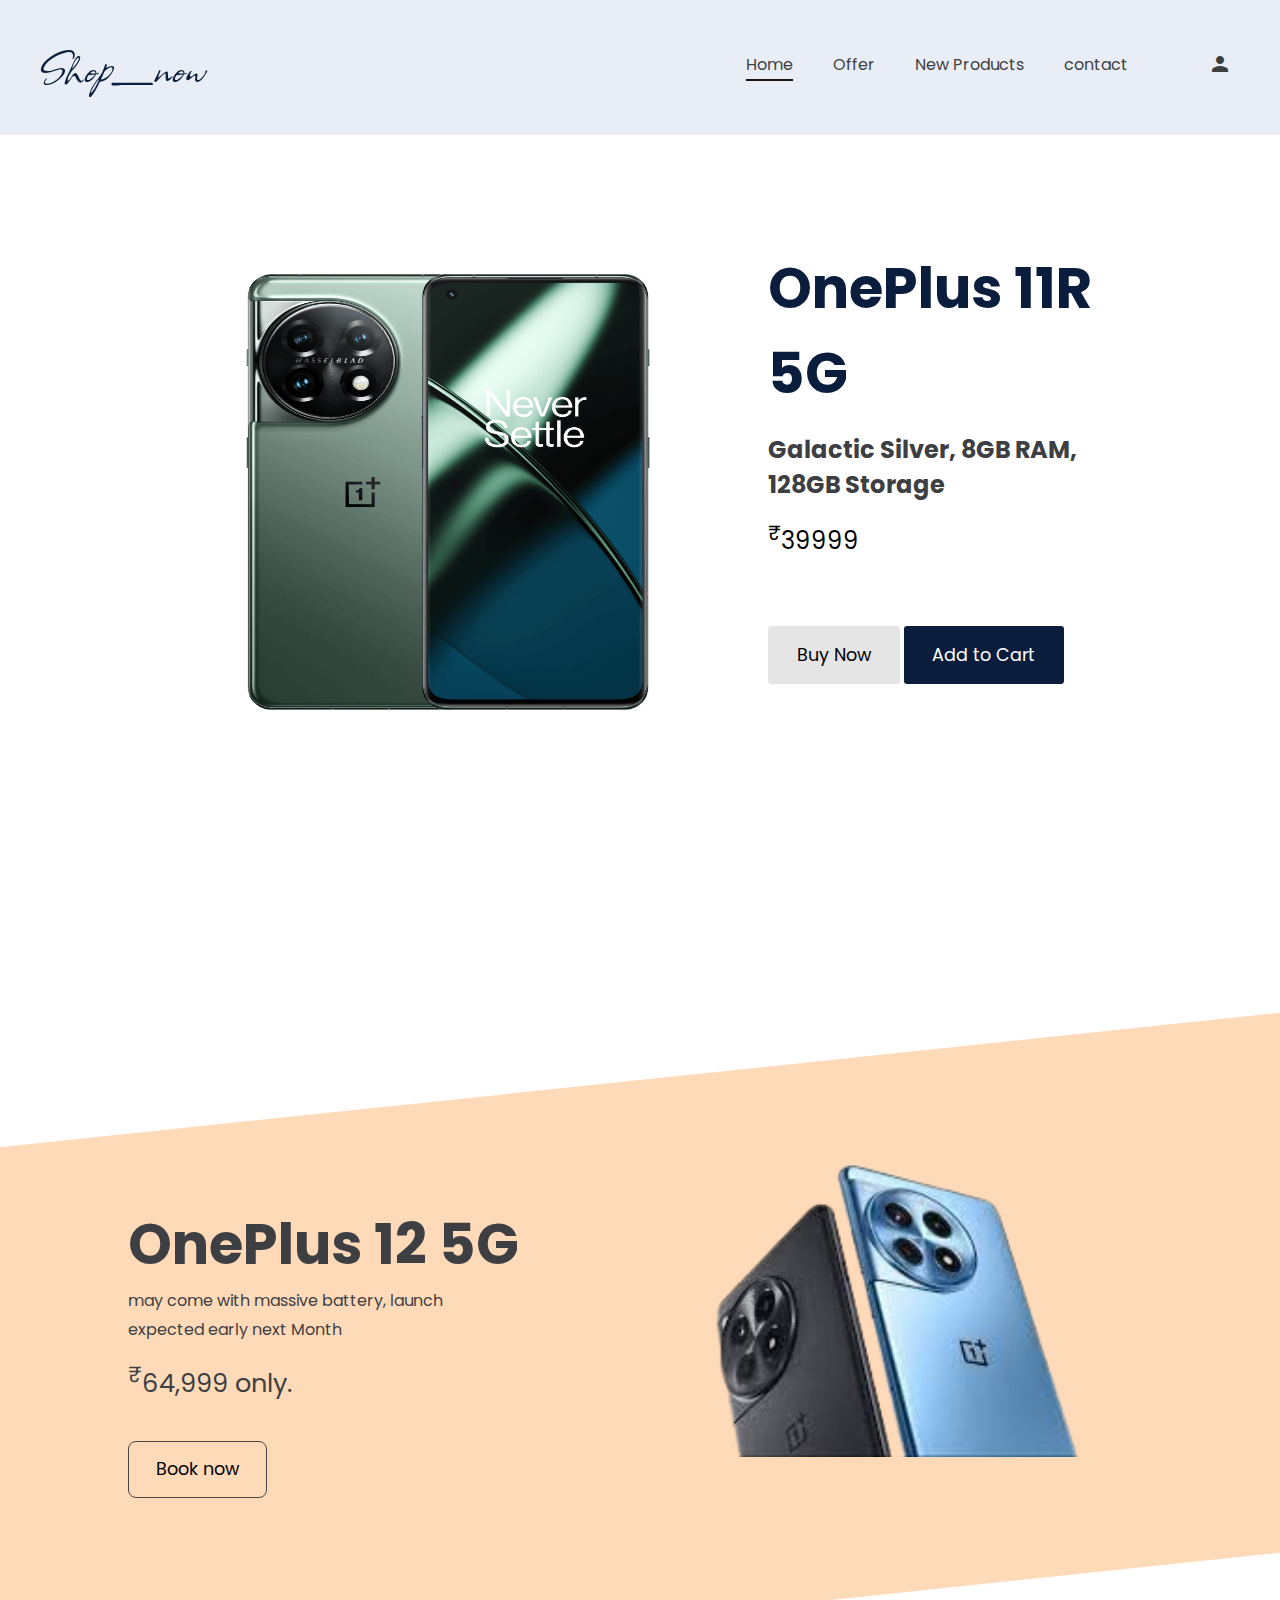
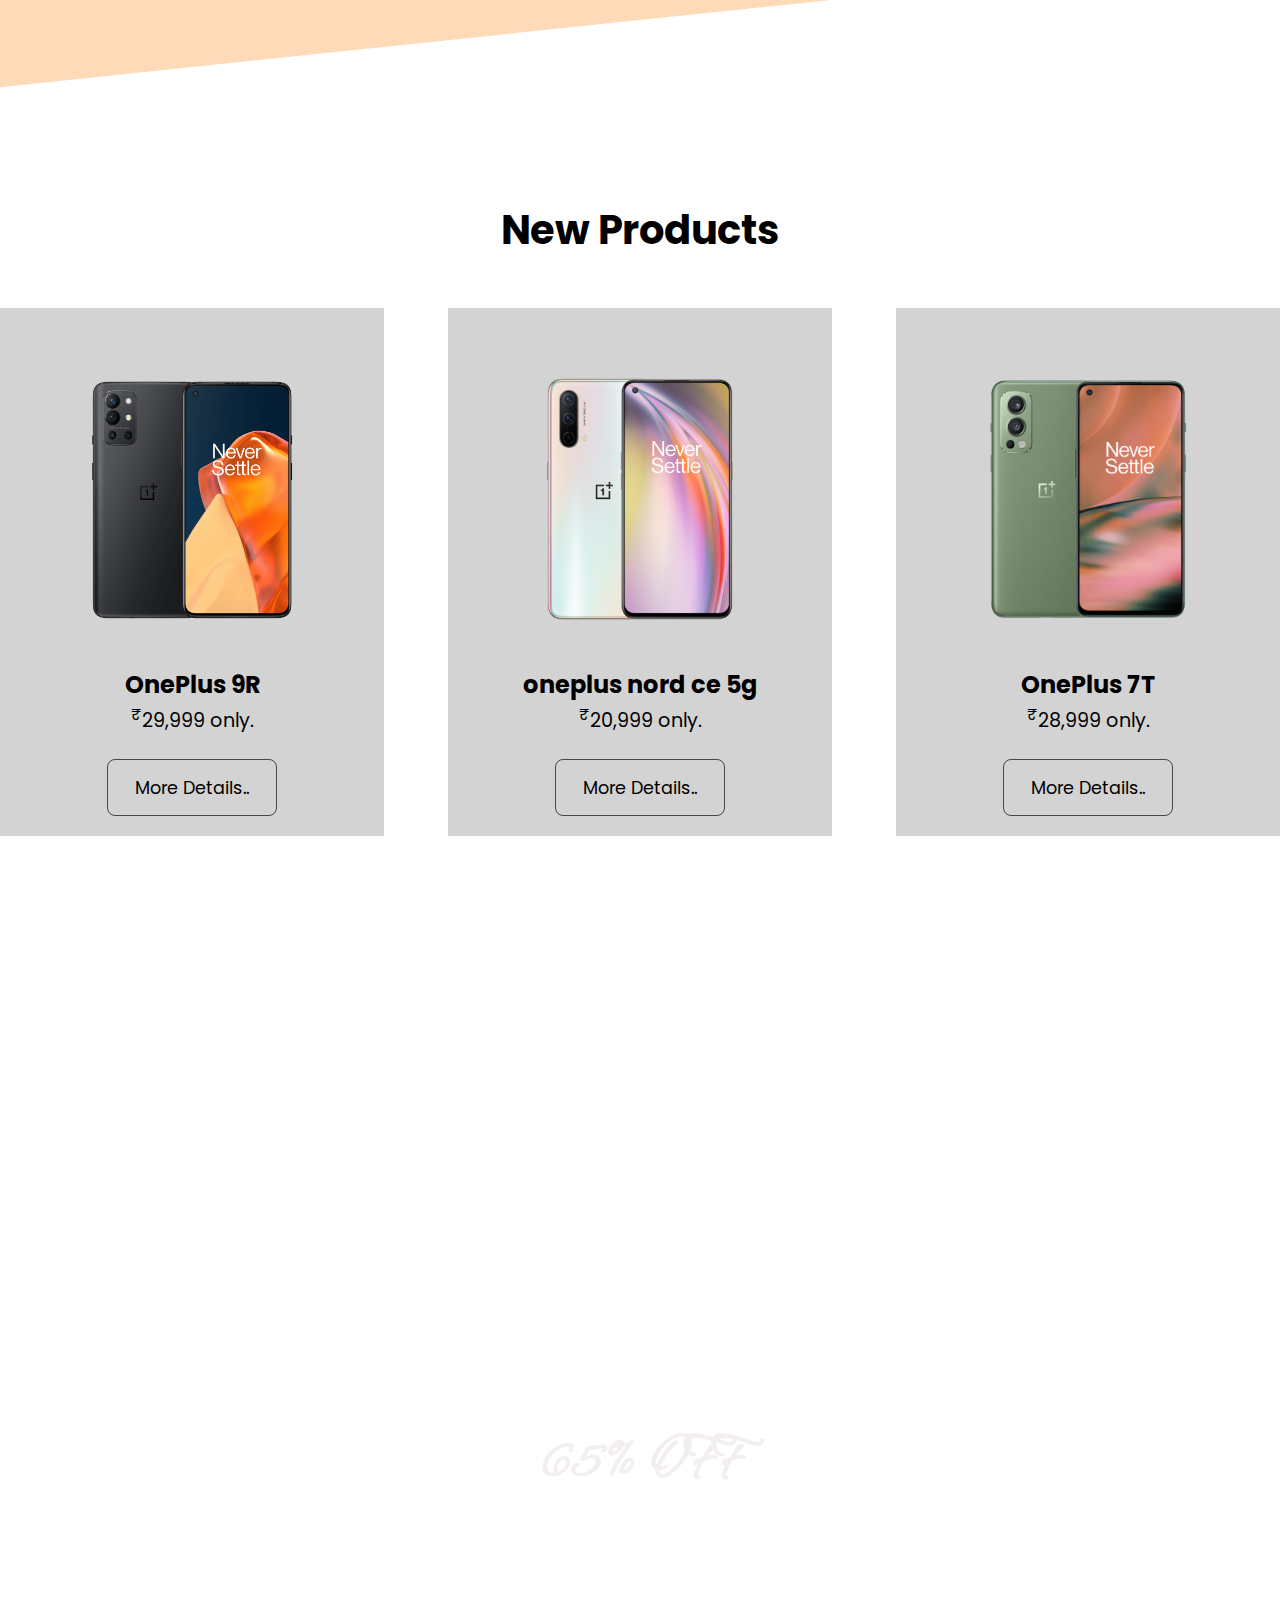
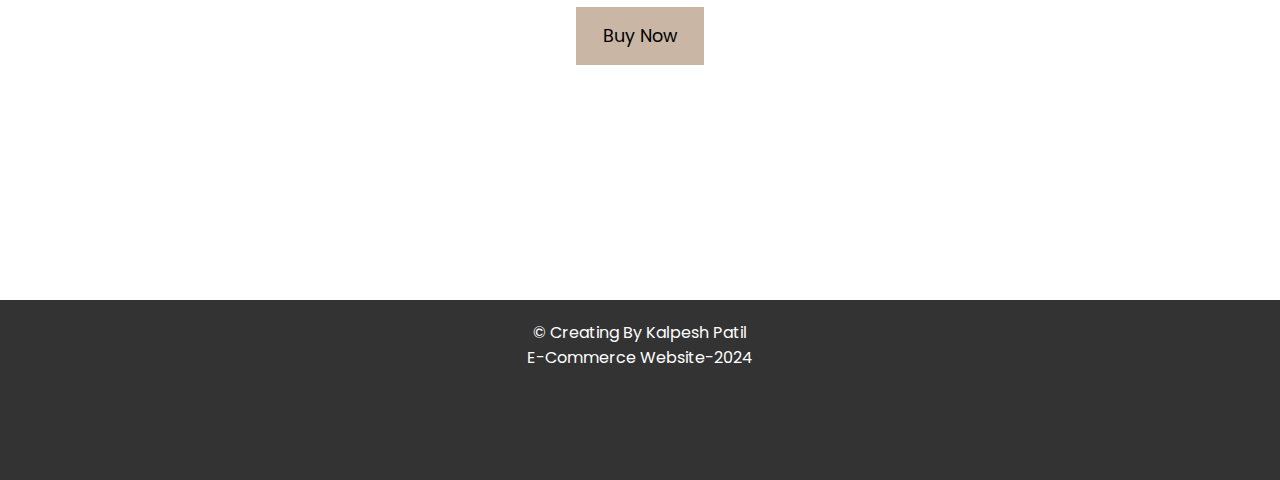
<file: index.html>
<!DOCTYPE html>
<html lang="en">

<head>
    <meta charset="UTF-8">
    <meta name="viewport" content="width=device-width, initial-scale=1.0">
    <title>E-mobiles</title>
    <link rel="stylesheet" href="style.css">
    <link rel="stylesheet" href="https://cdnjs.cloudflare.com/ajax/libs/font-awesome/6.5.1/css/all.min.css"
        integrity="sha512-DTOQO9RWCH3ppGqcWaEA1BIZOC6xxalwEsw9c2QQeAIftl+Vegovlnee1c9QX4TctnWMn13TZye+giMm8e2LwA=="
        crossorigin="anonymous" referrerpolicy="no-referrer" />
    <link href="https://fonts.googleapis.com/icon?family=Material+Icons" rel="stylesheet">
</head>

<body>
    <section class="section1">

        <nav>
            <div class="logo">Shop_now</div>
            <ul class="nav_links">
                <div class="selected-link">
                    <li><a href="" class="present">Home</a></li>
                    <li><a href="">Offer</a></li>
                    <li><a href="">New Products</a></li>
                    <li><a href="">contact</a></li>
                </div>
                <div class="icons">
                    <li><a href=""><i class="fa-solid fa-cart-shopping"></i></a></li>
                    <li><a href=""><i class="material-icons">person</i></a></li>
                </div>
            </ul>
            <div class="menu">
                <a href="./menu.html">
                    <div class="line"></div>
                    <div class="line"></div>
                    <div class="line"></div>
                </a>

            </div>
        </nav>
        <header>
            <div class="image-container">
                <img src="./img/oneplus.png" class="onleplus-img">
            </div>
            <div class="contenet">
                <h2 class="heding">OnePlus 11R 5G </h2>
                <img src="./img/oneplus.png" alt="" width="380px" height="350px" class="medimg">

                <div class="dis">
                    <h5 class="description">Galactic Silver, 8GB RAM, 128GB Storage</h5>
                    <p class="price"><sup> ₹</sup>39999</p>
                    <div class="btn-contaner">
                        <button class="buy-btn">Buy Now</button>
                        <button class="cart-btn">Add to Cart </button>
                    </div>
                </div>


            </div>

        </header>
    </section>
    <!-- section two -->
    <section class="section2">

        <div class="section2-container">
            <div class="inner">
                <div class="title">
                    <h1 class="section2-heding">OnePlus 12 5G</h1>
                    <p class="section2-contenet">may come with massive battery, launch expected early next Month</p>
                    <p class="section2-price"><sup> ₹</sup>64,999 only.</p>
                    <button class="section2-btn">Book now</button>
                </div>
                <div class="imgcontainer">
                    <img src="./img/fix.png" class="inner-img">
                </div>
            </div>


        </div>

    </section>
    <!-- secton 3 -->
    <section class="section3">
        <h1 class="section3-heding">New Products</h1>
        <div class="section3-box">

            <div class="box1">
                <img src="./img/box1.png" class="box-img">
                <h2>OnePlus 9R</h2>
                <p class="box1-price"><sup> ₹</sup>29,999 only.</p>
                <button class="more-details">More Details..</button>
            </div>

            <div class="box1">
                <img src="./img/box2.png" class="box-img">
                <h2>oneplus nord ce 5g</h2>
                <p class="box1-price"><sup> ₹</sup>20,999 only.</p>
                <button class="more-details">More Details..</button>
            </div>

            <div class="box1">
                <img src="./img/box3.png" class="box-img">
                <h2>OnePlus 7T</h2>
                <p class="box1-price"><sup> ₹</sup>28,999 only.</p>
                <button class="more-details">More Details..</button>
            </div>
        </div>
    </section>
    <!-- section4 -->
    <section class="sect-ion4">
        <div class="section-img">

            <div class="content4">
                <h1 class="offer">65% off</h1>
                <h1 class="deals">Best Deals</h1>
                <button class="shop-btn">Buy Now</button>
            </div>
        </div>
    </section>
    <!-- footer -->
    <footer>
        <div class="container">
          <p>&copy; Creating By Kalpesh Patil</p>
          <p> E-Commerce Website-2024</p>
        </div>
      </footer> 


</body>

</html>
</file>
<file: style.css>
@import url('https://fonts.googleapis.com/css2?family=Poppins:wght@500&display=swap');
@import url('https://fonts.googleapis.com/css2?family=Allison&display=swap');

*{
    margin: 0;
    padding: 0;
    box-sizing: border-box;
    font-family: 'Poppins', sans-serif;
}
/* :root{
    --dark-blue:#0a1d3c;
    --light-grey:#e5e5e5;
    --white:#fff;
    --light-peach:#f9e3bc;
     --dark--grey:#3e3f43;
     --light--black:#1d1d1d;     
} */
.section1{
    min-height: 100vh;
    width: 100%;
   
}
nav{
    width: 100%;
    height: 15vh;
    display: flex;      
    justify-content: space-between;
    align-items:center ;
    position: fixed;
    z-index: 50;
    background-color: #E9EEF6;
    
}
header{
    width: 80%;
    height: calc(87vh);
    justify-content: space-evenly;
    display: flex;
    align-items: center;
    margin: auto;
}
.nav_links{
    display: flex;
   margin-right: 3rem;
    list-style: none;
}
a{
    text-decoration: none;
    margin-left: 2.5rem;
    color: #3e3f43;
    position: relative;
       
}
.onleplus-img{
    width: 40rem;
    height: 35rem;
    margin-top: 13rem;

}
.logo{
    font-family: 'Allison', cursive;
    font-size: 3.3rem;
    color: #0a1d3c;margin-left: 2.5rem;
}
.contenet{
    margin-top: 9.2rem;

}
.medimg{
    display: none;
}
.heding{
    font-size: 3.5rem;
    color: #0a1d3c;
}
.icons{
    display: flex;
}

.description{
    font-size: 1.5rem;
    margin: 1rem 0;
    color:#3e3f43 ;
}
.price{
    font-size: 1.5rem;
    margin: .8rem 0;
}
.btn-container{
    display: flex;
}
.buy-btn,.cart-btn{
    font-size: 1.1rem;
    border-radius: .2rem;
    border: none;
    cursor: pointer;
    margin-top: 3.5rem;
    padding: 1rem 1.8rem;
    transition: transform .5s ease-in-out;
   
}
.buy-btn{
    background-color: #e5e5e5;
}
.cart-btn{
    background-color: #0a1d3c;
    color: white;
    
}
.buy-btn:hover,.shop-btn:hover{
   transform: scale(1.1);
   cursor: pointer;
}
.cart-btn:hover{
    transform: scale(1.1);
    cursor: pointer;
}
.selected-link{
    display: flex;
}
.selected-link li a::after,.nav_links li .present::after{
    content: "";
    background: rgb(21, 21, 21);
    position: absolute;
    height: .15rem;
    width: 100%;
    left: 0;
    bottom: -5px;
    transition: transform 0.5s ease;
    transform: scalex(0);

}
.selected-link li a:hover::after ,.nav_links li .present::after{
    transform: scaleX(1);
}
.line{
    background:#3e3f43 ;
    width: 2rem;
    height: .2rem;
    margin: .35rem;
}
.menu{
    cursor: pointer;
    display: none;
}



/* Section two */
.section2{
    height: 100vh;
    width: 100%;
    display: flex;
    align-items: center;
}

.section2-container{
    background: peachpuff;
    width: 100%;
    height: 60vh;
    transform: skewY(-6deg);
}
.inner-img{
    width: 35rem;
    margin-bottom: 5.8rem;
    
 
}
.inner{
    transform: skewY(6deg);
    width: 80%;
    margin: auto;
}
.section2-container,.inner{
    display: flex;
    justify-content: center;
    align-items: center;
}
.section2-heding{
    color: #3e3f43;
    font-size: 3.5rem;
 
}
.section2-contenet{
    font-size: 1rem;
    color: #3e3f43;
    line-height: 1.8rem;
    max-width: 80%;
}
.section2-price{
    font-size: 1.6rem;
    color: #3e3f43;
    margin: .9rem 0;
}
.section2-btn{
    padding: .9rem 1.7rem;
    border: .1rem solid rgb(71, 70, 70);
    border-radius: .5rem;
    font-size: 1.1rem;
    margin-top: 1.5rem;
    background: transparent;
    transition: transform .8s ease;
}
.section2-btn:hover{
    color: white;
    background-color: #0a1d3c;
    cursor: pointer;
    transform: scale(1.1);
}
/* section3 */
.section3{
    height: 100vh;
    width: 100%;
   
}
.section3-heding{
    font-size: 2.5rem;
    text-align: center;
    margin-bottom: 3rem;
   
}
.box-img{
    width: 20rem;
}
.section3-box{
    display: flex;
    flex-wrap: wrap;
    align-items: center;
    text-align: center;
    gap: 4rem;
    justify-content: center;
}
.box1{
    background: lightgrey;
    height: 33rem;
    padding: 2rem;
}
.box1-price{
    font-size: 1.2rem;

}
.more-details{
    padding: .9rem 1.7rem;
    border: .1rem solid rgb(71, 70, 70);
    border-radius: .5rem;
    font-size: 1.1rem;
    margin-top: 1.5rem;
    background: transparent;
    transition: transform .8s ease;
}
.more-details:hover{
    color: white;
    background-color: #0a1d3c;
    cursor: pointer;
    transform: scale(1.1);
}

/* section4 */

.sect-ion4{
    height: 80vh;
    width: 100%;  
    display: flex;
    margin-top: 5rem;
    align-items: center; 
}
.section-img{
    width: 100%;
    height: 80vh;
    background-image: url(./img/offer.webp);
    background-position: center;
    background-size: cover;
    background-attachment: fixed;
    display: flex;
    align-items: center;
    justify-content: center;
    text-align: center
}


.offer{
    font-size: 4rem;
    color: #f3efef;
    font-family: 'Allison', cursive;
    text-transform: uppercase;

}
.deals{
    font-size: 4rem;
    color: white;
    margin-bottom: 1rem;

}
.shop-btn{
    font-size: 1.1rem;
    padding: 1rem 1.7rem;
    background-color:  rgb(201, 182, 165);
    transition: transform .5s ease-in-out;
    border: none;

}


/* footer */

footer {
    background-color: #333;
    color: #fff;
    padding: 20px 0;
    height: 20vh;
  }
  
  .container {
    max-width: 1200px;
    margin: 0 auto;
    text-align: center;
  }
  
 
  











/* Media Q */
@media screen and (max-width: 500px) {
    .onleplus-img{
        display: none;
    }
  
    .medimg{
        display: block;
        height: 300px;
        width: 300px;
    }
    .nav_links{
        display: none;
    }
    .menu{
        display: block;
        margin-right: 0.5rem;
    }
    .heding{
        font-size: 2.5rem;
        margin-top: 10rem;
    }
    header{
        justify-content: flex-start;
    }
    .btn-container{
        
        align-items: center;
        display: flex;
        justify-content: center;
    }
    .inner-img{
        display: none;
    }
    .section2-container{
       margin-top: 3rem;
    }

    /* section 3 */
    .box-img{
        width: 18.5rem;
    }

    /* section4 */
    .sect-ion4{
        margin-top: 75rem;
    }
    /* footer */
    

}
</file>
